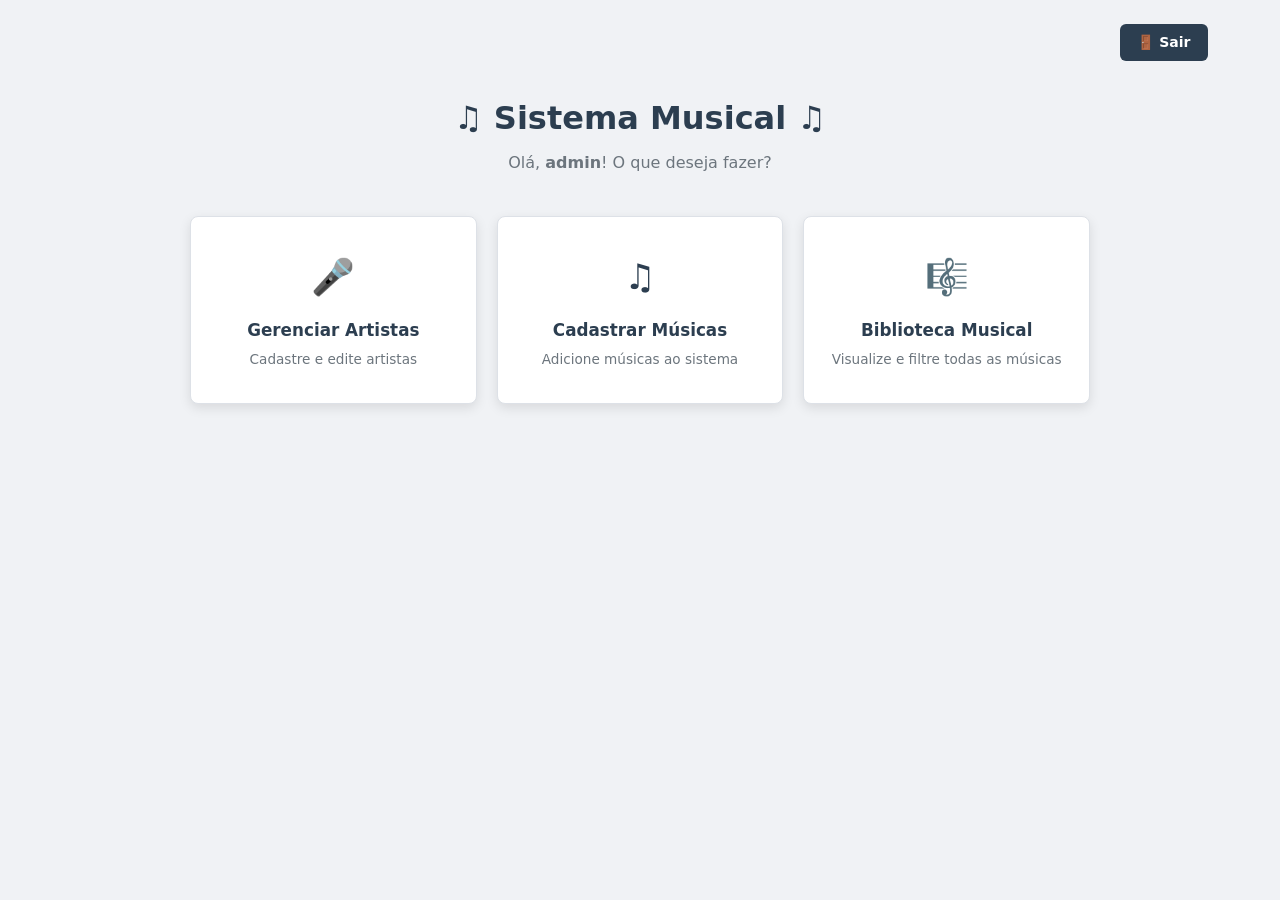
<file: index.html>
<!DOCTYPE html>
<html lang="pt-br">
<head>
    <meta charset="UTF-8">
    <meta name="viewport" content="width=device-width, initial-scale=1.0">
    <title>Menu Principal - Sistema Músical</title>
    <link rel="icon" href="data:image/svg+xml,<svg xmlns=%27http://www.w3.org/2000/svg%27 viewBox=%270 0 100 100%27><text y=%27.9em%27 font-size=%2790%27>🎵</text></svg>">
    <link rel="stylesheet" href="style.css">
</head>
<body>

    <div class="container">

        <div class="topbar">
            <a href="login.html" class="btn-back">🚪 Sair</a>
        </div>

        <div class="page-header">
            <h1>♫ Sistema Musical ♫</h1>
            <p>Olá, <strong>admin</strong>! O que deseja fazer?</p>
        </div>

        <div class="menu-grid">

            <div class="menu-card">
                <a href="cadastro_artista.html">
                    <div class="menu-card-icon">🎤</div> <!--icon grande -->
                    <div class="menu-card-title">Gerenciar Artistas</div> <!--título -->
                    <div class="menu-card-desc">Cadastre e edite artistas</div> <!--descrição -->
                </a>
            </div>

            <div class="menu-card">
                <a href="cadastro_musica.html">
                    <div class="menu-card-icon">♫</div>
                    <div class="menu-card-title">Cadastrar Músicas</div>
                    <div class="menu-card-desc">Adicione músicas ao sistema</div>
                </a>
            </div>

            <div class="menu-card">
                <a href="listagem_musical.html">
                    <div class="menu-card-icon">🎼</div>
                    <div class="menu-card-title">Biblioteca Musical</div>
                    <div class="menu-card-desc">Visualize e filtre todas as músicas</div>
                </a>
            </div>

        </div>
        
    </div>
    
</body>
</html>
</file>
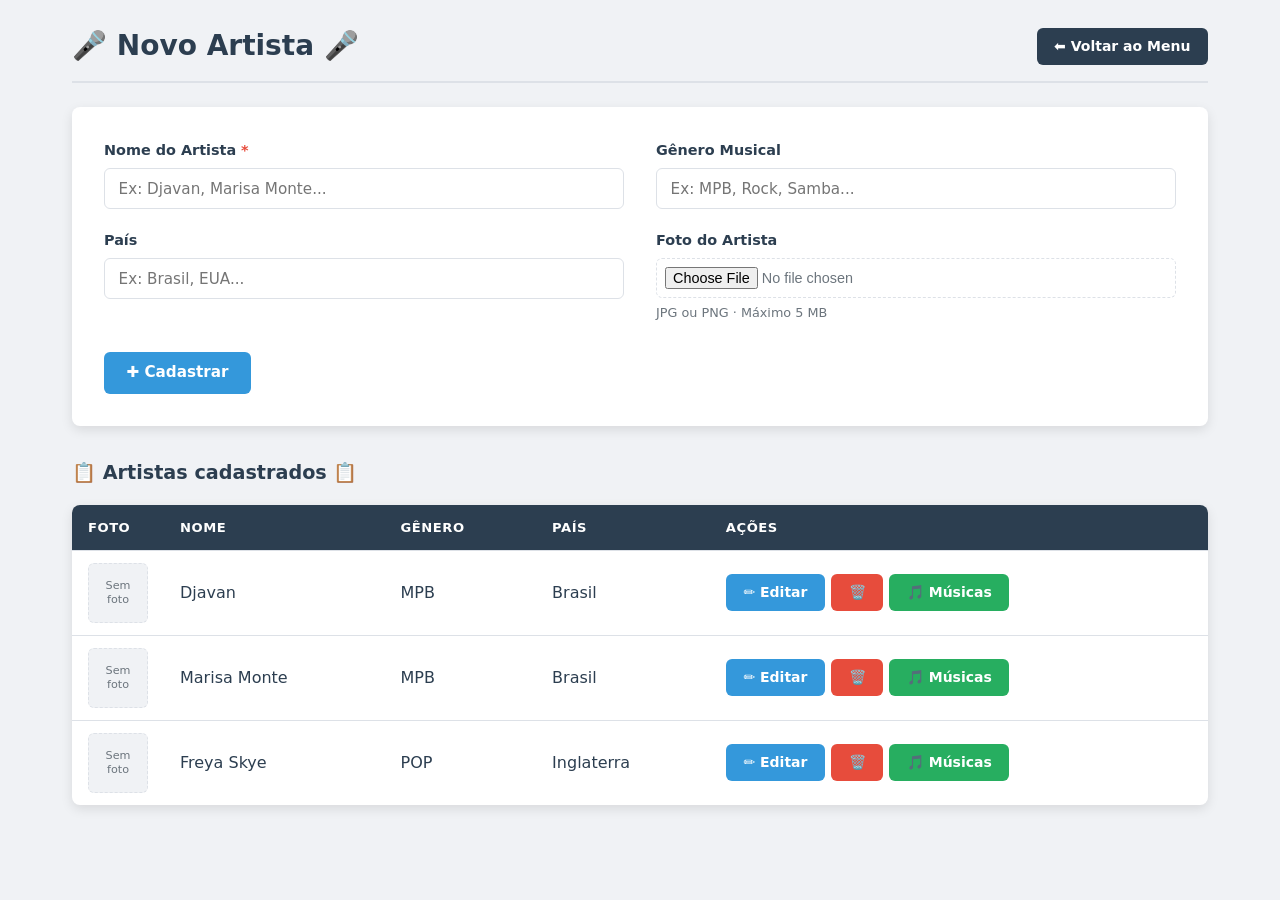
<file: cadastro_artista.html>
<!DOCTYPE html>
<html lang="pt-br">
<head>
    <meta charset="UTF-8">
    <meta name="viewport" content="width=device-width, initial-scale=1.0">
    <title>Novo Artista - Sistema Musical</title>
    <link rel="icon" href="data:image/svg+xml,<svg xmlns=%27http://www.w3.org/2000/svg%27 viewBox=%270 0 100
100%27><text y=%27.9em%27 font-size=%2790%27>🎵</text></svg>">
    <link rel="stylesheet" href="style.css">
</head>
<body>
    <div class="container">

        <!-- A mesma barra de título da Biblioteca (presente no CSS) -->
         <div class="page-header-bar">
            <h2>🎤 Novo Artista 🎤</h2>
            <div class="header-actions">
                <a href="index.html" class="btn-back">⬅ Voltar ao Menu</a>
            </div>
         </div>

         <!-- FORMLÁRIO DE CADASTRO DO ARTISTA (o "criador"):
          method="post": envia os dados escondidos. É o certo para cadastrar
          enctype="multipart/form-data": OBRIGATÓRIO para enviar o arquivo (a foto).
          Não muda nada na tela, mas sem ele a foto não chega ao PHP na Sprint 2.-->
          <form action="#" method="post" enctype="multipart/form-data">

            <!-- form-grid: o CSS transforma em 2 colunas (grid 1fr 1fr). Os campos se encaixam 2 por linha. -->
            <div class="form-grid">

                <div class="form-group">
                    <!-- O * vermelho avisa que o campo é obriatório. A cor vem da variável --red. -->
                     <label for="nome">Nome do Artista <span style="color:var(--red)">*</span></label>
                     <!-- required: o navegador não deixa cadastrar sem nome. -->
                      <input type="text" id="nome" name="nome"
                            required placeholder="Ex: Djavan, Marisa Monte...">
                </div>
                <div class="form-group">
                    <!-- Campo opcional (sem required). -->
                     <label for="genero">Gênero Musical</label>
                     <input type="text" id="genero" name="genero"
                            placeholder="Ex: MPB, Rock, Samba...">
                </div>

                <div class="form-group">
                    <label for="pais">País</label>
                    <input type="text" id="pais" name="pais"
                            placeholder="Ex: Brasil, EUA...">
                </div>

                <div class="form-group">
                    <label for="imagem">Foto do Artista</label>
                    <!-- type="file": abre a janela para escolher um arquivo. 
                        accept="image/*": mostra só imagens.-->
                        <input type="file" id="imagem" name="imagem" accept="image/*">
                        <!-- small: texto pequeno de ajuda embaixado do campo. -->
                         <small>JPG ou PNG · Máximo 5 MB</small>
                </div>
        
            </div><!-- fim. form-grid -->

            <!-- form-actions: a área dos botões do formulário (flex). -->
             <div class="form-actions">
                <button type="submit" class="btn-primary">✚ Cadastrar</button>
             </div>
          </form>

          <!-- ========= TABELA DE ARTISTAS (dados fixos nesta fase) ==========
                Usa as MESMAS classes da tabela da Biblioteca: o visual já vem pronto. -->
            <h3>📋 Artistas cadastrados 📋</h3> <!-- subtítulo da tabela -->

            <div class="table-container">
                <table>
                    <thead>
                        <tr>
                            <th class="col-foto">Foto</th>
                            <th>Nome</th>
                            <th>Gênero</th>
                            <th>País</th>
                            <th class="col-acoes">Ações</th>
                        </tr>
                    </thead>
                    <tbody>
                        <!-- Cada tr = um artista. -->
                         <tr>
                            <td><div class="no-image">Sem<br>foto</div></td>
                            <td>Djavan</td>
                            <td>MPB</td>
                            <td>Brasil</td>
                            <td>
                                <div class="action-buttons">
                                    <a href="#" class="btn-edit">✏️ Editar</a>
                                    <a href="#" class="btn-delete">🗑️</a>
                                    <a href="cadastro_musica.html" class="btn-music">🎵 Músicas</a>
                                </div>
                            </td>
                         </tr>
                         <tr>
                            <td><div class="no-image">Sem<br>foto</div></td>
                            <td>Marisa Monte</td>
                            <td>MPB</td>
                            <td>Brasil</td>
                            <td>
                                <div class="action-buttons">
                                    <a href="#" class="btn-edit">✏️ Editar</a>
                                    <a href="#" class="btn-delete">🗑️</a>
                                    <a href="cadastro_musica.html" class="btn-music">🎵 Músicas</a>
                                </div>
                            </td>
                         </tr>
                         <tr>
                            <td><div class="no-image">Sem<br>foto</div></td>
                            <td>Freya Skye</td>
                            <td>POP</td>
                            <td>Inglaterra</td>
                            <td>
                                <div class="action-buttons">
                                    <a href="#" class="btn-edit">✏️ Editar</a>
                                    <a href="#" class="btn-delete">🗑️</a>
                                    <!-- btn-music: (verde): leva ao cadastro das músicas DESTE artista. -->
                                    <a href="cadastro_musica.html" class="btn-music">🎵 Músicas</a>
                                </div>
                            </td>
                         </tr>
                    </tbody>
                </table>
            </div>
    </div>
    
</body>
</html>
</file>
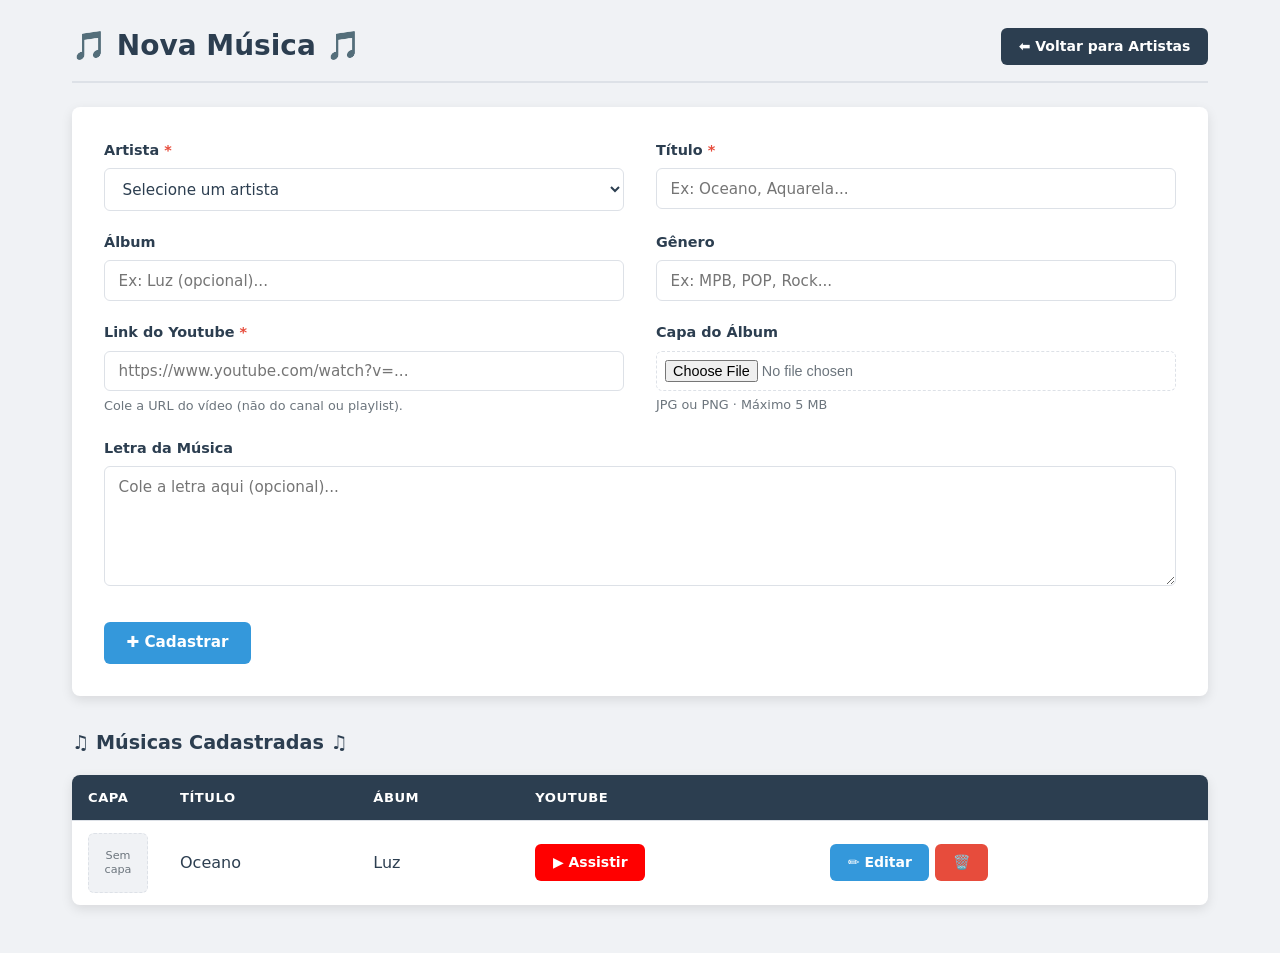
<file: cadastro_musica.html>
<!DOCTYPE html>
<html lang="pt-br">
<head>
    <meta charset="UTF-8">
    <meta name="viewport" content="width=device-width, initial-scale=1.0">
    <title>Nova Música - Sistema Musical</title>
    <link rel="icon" href="data:image/svg+xml,<svg xmlns=%27http://www.w3.org/2000/svg%27 viewBox=%270 0 100
100%27><text y=%27.9em%27 font-size=%2790%27>🎵</text></svg>">
    <link rel="stylesheet" href="style.css">
</head>
<body>
    <div class="container">

        <!-- Aqui o botão volta para os ARTISTAS: chegamos nesta tela pelo botão verde "Músicas". -->
         <div class="page-header-bar">
            <h2>🎵 Nova Música 🎵</h2>
            <div class="header-action">
                <a href="cadastro_artista.html" class="btn-back">⬅ Voltar para Artistas</a>
            </div>
         </div>

         <!-- FORMULÁRIO DA MÚSICA (a "obra"). Igual ao do artista: post, ectype e form-grid. -->
          <form action="#" method="post" enctype="multipart/form-data">

           <div class="form-grid">

            <!-- Linha 1: Artista + Título -->
             <div class="form-group">
                <label for="artista_id">Artista <span style="color:var(--red);">*</span></label>
                <!-- 
                    select required: a música PRECISA de um artista.
                    A 1º opção tem value="" (vazio): se a pessoa não escolher, o required bloqueia.
                    value="1", "2": o código do artista. Na Sprint 2 é assim que o banco liga a música ao artista dela (chave estrangeira artista_id). 
                -->
                    <select name="artista_id" id="artista_id" required>
                        <option value="">Selecione um artista</option>
                        <option value="1">Djavan</option>
                        <option value="2">Marisa Monte</option>
                        <option value="3">Freya Skye</option>
                    </select>
             </div>

             <div class="form-group">
                <label for="titulo">Título <span style="color:var(--red);">*</span></label>
                <input type="text" id="titulo" name="titulo"
                        required placeholder="Ex: Oceano, Aquarela...">
             </div>

             <!-- Linha 2: Álbum + Gênero (opcionais) -->
              <div class="form-group">
                <label for="album">Álbum</label>
                <input type="text" id="album" name="album" placeholder="Ex: Luz (opcional)...">
              </div>

              <div class="form-group">
                <label for="genero">Gênero</label>
                <input type="text" id="genero" name="genero" placeholder="Ex: MPB, POP, Rock...">
              </div>

              <!-- Linha 3: Youtube + Capa -->
               <div class="form-group">
                <label for="youtube_link">Link do Youtube <span style="color:var(--red);">*</span></label>
                <!-- type="url": o navegador confere se é um endereço de internet (http...). -->
                 <input type="url" id="youtube_link" name="youtube_link"
                        required placeholder="https://www.youtube.com/watch?v=...">
                        <small>Cole a URL do vídeo (não do canal ou playlist).</small>
               </div>

               <div class="form-group">
                <label for="imagem_capa">Capa do Álbum</label>
                <!-- O mesmo campo de foto do artista: só imagens. -->
                 <input type="file" id="imagem_capa" name="imagem_capa" accept="image/*">
                 <small>JPG ou PNG · Máximo 5 MB</small>
               </div>

            <div class="form-group full">
                <label for="letra">Letra da Música</label>
                <textarea name="letra" id="letra" placeholder="Cole a letra aqui (opcional)..."></textarea>
            </div>

            </div><!-- fim .form-grid  -->

            <div class="form-actions">
                <button type="submit" class="btn-primary">✚ Cadastrar</button>
            </div>
          </form>

          <!-- ========== TABELA DE MÚSICAS DO ARTISTA (dados fixos nesta fase) ========== -->
           <h3>♫ Músicas Cadastradas ♫</h3>
           <div class="table-container">
            <table>
                <thead>
                    <tr>
                        <th class="col-capa">Capa</th>
                        <th>Título</th>
                        <th>Ábum</th>
                        <th class="col-yotube">Youtube</th>
                        <th class="col-acoes"></th>
                    </tr>
                </thead>
                <tbody>
                    <tr>
                        <td><div class="no-image">Sem<br>capa</div></td>
                        <td>Oceano</td>
                        <td>Luz</td>
                        <!-- Abre o vídeo numa aba nova. -->
                         <td><a href="#" target="_blank" class="btn-youtube">▶ Assistir</a></td>
                         <td>
                            <div class="action-buttons">
                                <a href="#" class="btn-edit">✏️ Editar</a>
                                <a href="#" class="btn-delete">🗑️</a>
                            </div>
                         </td>
                    </tr>
                </tbody>
            </table>
           </div>

    </div>
    
</body>
</html>
</file>
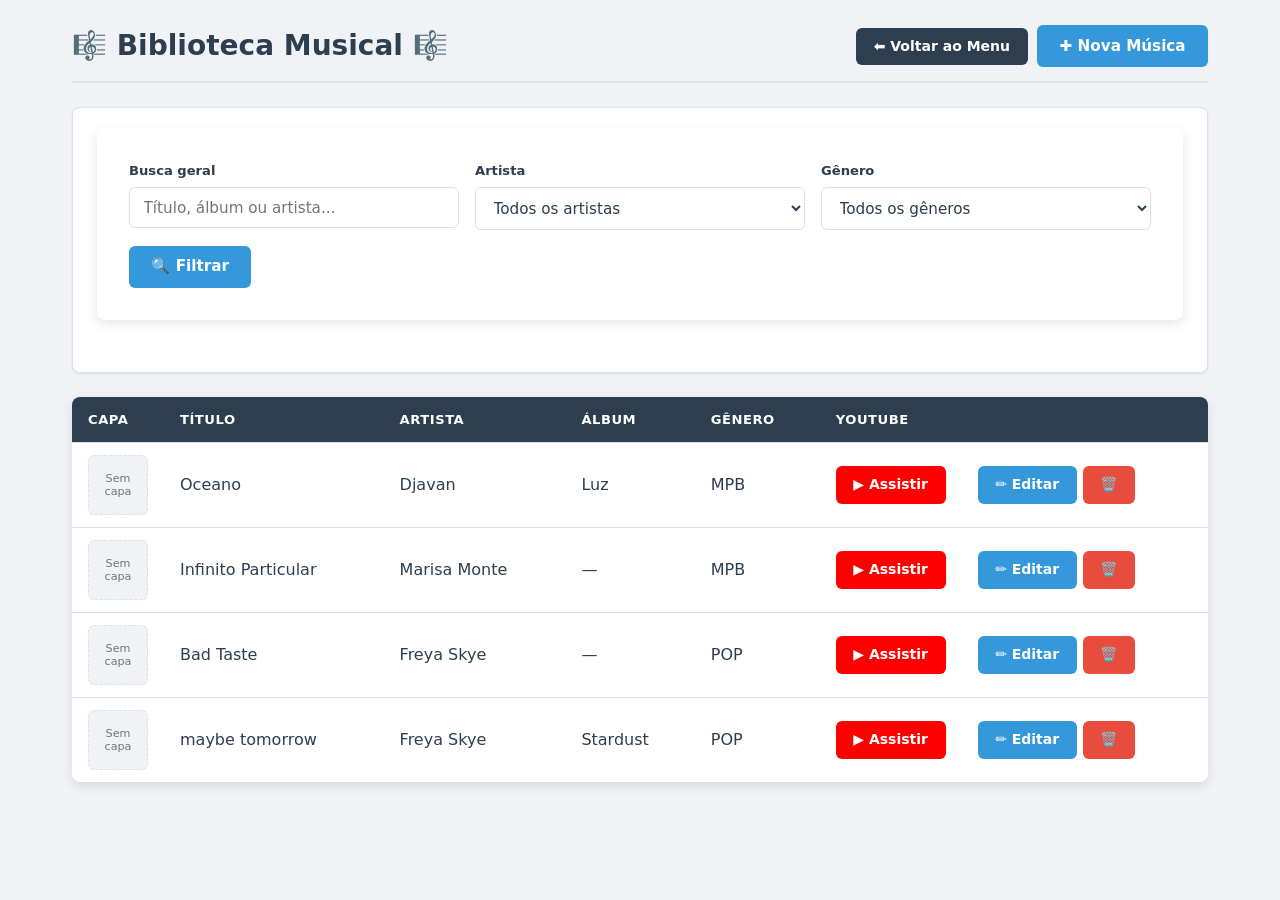
<file: listagem_musical.html>
<!DOCTYPE html>
<html lang="pt-br">
<head>
    <meta charset="UTF-8">
    <meta name="viewport" content="width=device-width, initial-scale=1.0">
    <title>Biblioteca Musical - Sistema Musical</title>
    <link rel="icon" href="data:image/svg+xml,<svg xmlns=%27http://www.w3.org/2000/svg%27 viewBox=%270 0 100
100%27><text y=%27.9em%27 font-size=%2790%27>🎵</text></svg>">
    <link rel="stylesheet" href="style.css">
</head>
<body>
    <div class="container">

        <!-- ========== CABEÇALHO DA PÁGINA ===========
         page-header-bar: o CSS (flex = space between) deixa o título a esquerda e os botões à direita. Esta barra se repete nos cadastros. -->
         <div class="page-header-bar">
            <h2>🎼 Biblioteca Musical 🎼</h2>
            <div class="header-actions">
                <!-- Links com cara de botão: btn-back (escuro) e btn-primary (azul). -->
                 <a href="index.html" class="btn-back">⬅ Voltar ao Menu</a>
                 <a href="cadastro_musica.html" class="btn-primary">✚ Nova Música</a>
            </div>
         </div>

         <!-- ========== FILTROS ========== 
          Nesta fase eles só aparecem (não filtram de verdade).
          method="get": na Sprint 2 o que a pessoa escolher vai aparecer no endereço
          (ex.: ?artista=1) e o PHP usa isso para filtrar no banco. -->
          <div class="filters">
            <form action="#" method="get" class="filter-form">

                <!-- filter-group: os 3 filtros. 0 CSS (flex) coloca lado a lado -->
                 <div class="filter-group">

                    <!-- filter-item: um filtro = rótulo = campo. -->
                     <div class="filter-item">
                        <label for="busca">Busca geral</label>
                        <input type="text" name="busca" id="busca" placeholder="Título, álbum ou artista...">
                     </div>

                     <div class="filter-item">
                        <label for="artista">Artista</label>
                        <!-- slect: lista para escolher uma opção.
                         value="" (vazio) = "todos". 0 número é o código do artista no banco. -->
                        <select name="artista" id="artista">
                            <option value="">Todos os artistas</option>
                            <option value="1">Djavan</option>
                            <option value="2">Marisa Monte</option>
                            <option value="3">Freya Skye</option>
                        </select>
                     </div>

                     <div class="filter-item">
                        <label for="genero">Gênero</label>
                        <select name="genero" id="genero">
                            <option value="">Todos os gêneros</option>
                            <option value="MPB">MPB</option>
                            <option value="POP">POP</option>
                        </select>
                     </div>
                 </div>

                 <!-- filter-actions: a área do botão de filtrar. -->
                  <div class="filter-actions">
                    <button type="submit" class="btn-primary">🔍 Filtrar</button>
                  </div>
            </form>
          </div>

          <!-- ========== TABELA DE MÚSICAS ========== 
           table-container: a caisa branca com sombra em volta da tabela. -->
        <div class="table-container">
            <table>
                <!-- thead: o cabeçalho da tabela. tr = linha. th = célula de título. -->
                 <thead>
                    <tr>
                        <!-- As classes col-... deixam o CSS controlar a largura destas colunas. -->
                         <th class="col-capa">Capa</th>
                         <th>Título</th>
                         <th>Artista</th>
                         <th>Álbum</th>
                         <th>Gênero</th>
                         <th class="col-youtube">Youtube</th>
                         <th class="col-acoes"></th>
                    </tr>
                 </thead>

                 <!-- tbody: o corpo. Cada tr é UMA música; cada td é uma informação dela.
                  Os dados estão fixos aqui. Na sprint 2 o PHP cria estas linhas a partir do banco. -->
                  <tbody>
                    <tr>
                        <!-- no-image: quadrdo sem capa no lugar da imagem (a capa real vem na sprint 2). -->
                        <td><div class="no-image">Sem<br>capa</div></td>
                        <td>Oceano</td>
                        <td>Djavan</td>
                        <td>Luz</td>
                        <td>MPB</td>
                        <td><a href="#" class="btn-youtube" target="_blank">▶ Assistir</a></td>
                        <td>
                            <div class="action-buttons">
                                <a href="#" class="btn-edit">✏️ Editar</a>
                                <a href="#" class="btn-delete">🗑️</a>
                            </div>
                        </td>
                    <tr>
                        <td><div class="no-image">Sem<br>capa</div></td>
                        <td>Infinito Particular</td>
                        <td>Marisa Monte</td>
                        <td>—</td>
                        <td>MPB</td>
                        <td><a href="#" class="btn-youtube" target="_blank">▶ Assistir</a></td>
                        <td>
                            <div class="action-buttons">
                                <a href="#" class="btn-edit">✏️ Editar</a>
                                <a href="#" class="btn-delete">🗑️</a>
                            </div>
                        </td>
                    </tr>
                    <tr>
                         <td><div class="no-image">Sem<br>capa</div></td>
                         <td>Bad Taste</td>
                         <td>Freya Skye</td>
                         <td>—</td>
                         <td>POP</td>
                         <!-- target="_blank": abre o vídeo numa aba nova, sem sair do sistema. -->
                         <td><a href="#" target="_blank" class="btn-youtube">▶ Assistir</a></td>
                         <td>
                            <!-- action-buttons: junta editar e excluir lado a lado (flex). -->
                             <div class="action-buttons">
                                <a href="#" class="btn-edit">✏️ Editar</a>
                                <a href="#" class="btn-delete">🗑️</a>
                             </div>
                         </td>
                    </tr>
                    <tr>
                        <td><div class="no-image">Sem<br>capa</div></td>
                        <td>maybe tomorrow</td>
                        <td>Freya Skye</td>
                        <td>Stardust</td>
                        <td>POP</td>
                        <td><a href="#" class="btn-youtube" arget="_blank">▶ Assistir</a></td>
                        <td>
                            <div class="action-buttons">
                                <a href="#" class="btn-edit">✏️ Editar</a>
                                <a href="#" class="btn-delete">🗑️</a>
                            </div>
                        </td>
                    </tr>
                  </tbody>
            </table>
        </div>

    </div>
</body>
</html>
</file>
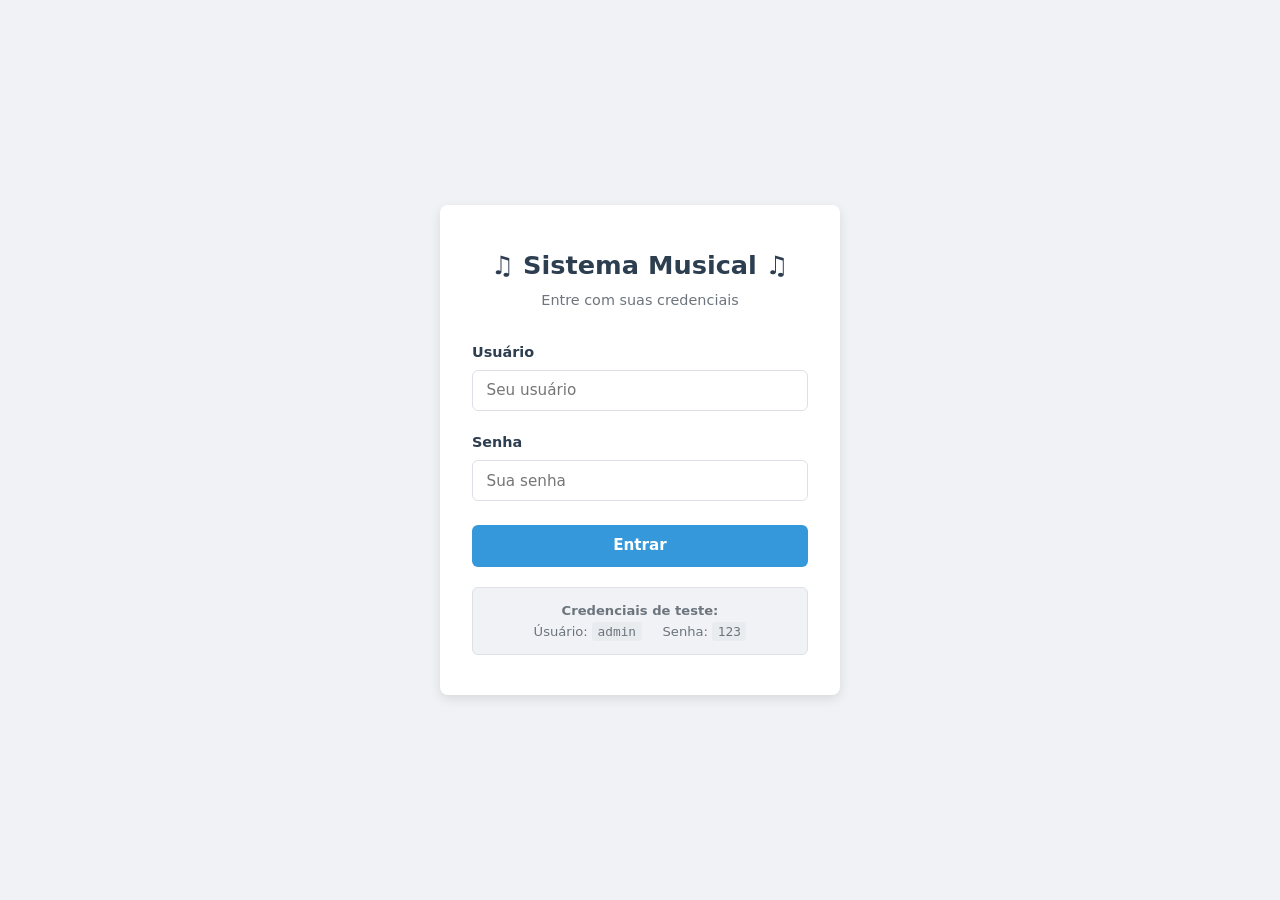
<file: login.html>
<!DOCTYPE html>
<html lang="pt-br">
<head>
    <meta charset="UTF-8">
    <meta name="viewport" content="width=device-width, initial-scale=1.0">
    <title>Login - Sistema Musical</title>
    <link rel="icon" href="data:image/svg+xml,<svg xmlns=%27http://www.3.org/2000/svg%27 viewBox=%270 0 100 100%27><text y=%27.9em%27 font-size=%2790%27>♫</text></svg">
    <link rel="stylesheet" href="style.css">
</head>
<body class="login-page">
    
    <div class="login-card">
        
        <div class="login-header">
            <h1>♫ Sistema Musical ♫</h1>
            <p>Entre com suas credenciais</p>
        </div>

        <form action="#" method="post">

             <div class="form-group">
                <label for="usuario">Usuário</label>
                <input type="text"
                id="usuario"
                name="name"
                required
                autocomplete="username"
                placeholder="Seu usuário">
             </div>

             <div class="form-group">
                <label for="senha">Senha</label>
                <input type="password"
                id="senha"
                name="senha"
                required
                autocomplete="current-password"
                placeholder="Sua senha">
             </div>

             <button type="submit" class="btn-primary">Entrar</button>
        </form>

        <div class="login-hint">
            <strong>Credenciais de teste:</strong><br>
            Úsuário: <code>admin</code> &nbsp; &nbsp; Senha: <code>123</code> <!-- &nbsp; = espaço que não quebra a linha-->
        </div>
        
    </div>
    
</body>
</html>
</file>
<file: style.css>
/* =============================================
SISTEMA MUSICAL: Folha de Estilos Principal
=============================================
Um único arquivo para TODAS as telas. Ele cresce a cada aula:
Aula 1: base, formulário, botões, login e menu
Aula 2: títulos, barra de título, cores dos botões, tabelas e filtros
Aula 3: formulário em grade, campo de foto e botão de músicas
Aula 4: url e textarea, campo "full", utilitários e celular
============================================= */


/* -----------------------------------------------
1. VARIÁVEIS E RESET [AULA 1]
----------------------------------------------- */
/* :root guarda as variáveis. Escrevemos o valor UMA vez e usamos
em todo lugar com var(--nome). Para mudar a identidade visual do
sistema, basta trocar as cores aqui. */
:root {
--primary: #2c3e50; /* azul bem escuro: títulos, cabeçalho da tabela */
--blue: #3498db; /* azul: botão principal e editar */
--blue-dark: #2980b9; /* azul escuro: hover */
--green: #27ae60; /* verde: botão de músicas */
--red: #e74c3c; /* vermelho: excluir e o * de obrigatório */
--red-dark: #c0392b;
--bg: #f0f2f5; /* fundo cinza claro da página */
--surface: #ffffff; /* fundo dos cartões */
--border: #dde1e7; /* cor das bordas */
--text: #2c3e50;
--text-muted: #6c757d; /* texto cinza, menos importante */
--shadow-sm: 0 1px 3px rgba(0,0,0,.08); /* sombra fraca */
--shadow-md: 0 4px 12px rgba(0,0,0,.10); /* sombra média */
--radius: 8px; /* arredondamento dos cantos */
--font: 'Segoe UI', system-ui, -apple-system, sans-serif;
}

/* Reset: zera as margens que o navegador coloca sozinho.
box-sizing: border-box faz a largura já incluir padding e borda. */
*, *::before, *::after {
margin: 0;
padding: 0;
box-sizing: border-box;
}

/* A página inteira: fonte, fundo e cor do texto. */
body {
font-family: var(--font);
background-color: var(--bg);
color: var(--text);
line-height: 1.6; /* espaço entre as linhas do texto */
min-height: 100vh; /* no mínimo a altura toda da tela */
}


/* -----------------------------------------------
2. FORMULÁRIOS [AULA 1]
Base usada por TODAS as telas que têm <form>.
----------------------------------------------- */
/* Todo formulário vira um cartão branco com sombra. */
form {
background: var(--surface);
padding: 2rem;
border-radius: var(--radius);
box-shadow: var(--shadow-md);
margin-bottom: 2rem;
}

/* Espaço embaixo de cada grupo (rótulo + campo). */
.form-group {
margin-bottom: 1.25rem;
}

/* display: block coloca o rótulo numa linha só dele, em cima do campo. */
label {
display: block;
margin-bottom: .4rem;
font-size: .9rem;
font-weight: 600;
color: var(--primary);
}

/* Os campos ocupam a largura toda e ganham borda fina.
textarea e select já ficam prontos para as próximas telas. */
input[type="text"],
input[type="password"],
textarea,
select {
width: 100%;
padding: .65rem .85rem;
border: 1.5px solid var(--border);
border-radius: 6px;
font-size: .95rem;
font-family: var(--font); /* sem isso, campos usam outra fonte */
color: var(--text);
background: var(--surface);
transition: border-color .2s, box-shadow .2s; /* muda suave */
}

/* :focus = quando a pessoa clica no campo. A borda fica azul. */
input:focus,
textarea:focus,
select:focus {
outline: none;
border-color: var(--blue);
box-shadow: 0 0 0 3px rgba(52,152,219,.15);
}


/* -----------------------------------------------
3. BOTÕES [AULA 1, cores novas nas aulas 2 e 3]
----------------------------------------------- */
/* Seletor em grupo (vírgulas): TODOS os botões do sistema têm o 
   mesmo formato. Cada um ganha a sua cor mais abaixo. */
.btn-primary,
.btn-edit,
.btn-delete,
.btn-music,
.btn-back,
.btn-youtube {
display: inline-flex; /* ícone e texto alinhados */
align-items: center;
justify-content: center;
gap: .35rem;
padding: .55rem 1.1rem;
border: none;
border-radius: 6px;
font-size: .875rem;
font-weight: 600;
font-family: var(--font);
cursor: pointer; /* mãozinha no mouse */
text-decoration: none; /* links sem sublinhado */
white-space: nowrap; /* texto não quebra linha */
transition: background-color .2s, transform .15s, box-shadow .2s;
line-height: 1.4;
}

/* Botão principal: azul. No hover escurece e sobe 1px. */
.btn-primary {
padding: .65rem 1.4rem;
font-size: .95rem;
background: var(--blue);
color: #fff;
}
.btn-primary:hover { background: var(--blue-dark); transform: translateY(-1px); box-shadow: var(--shadow-sm); }

/* Voltar e Sair: escuro. */
.btn-back { background: var(--primary); color: #fff; }
.btn-back:hover { background: #1a252f; }


/* -----------------------------------------------
5. TELA DE LOGIN [AULA 1]
----------------------------------------------- */
/* O body do login vira flex para centralizar o cartão:
justify-content = horizontal, align-items = vertical. */
.login-page {
display: flex;
justify-content: center;
align-items: center;
min-height: 100vh;
background: var(--bg);
padding: 1rem;
}

/* O cartão branco, com no máximo 400px de largura. */
.login-card {
background: var(--surface);
padding: 2.5rem 2rem;
border-radius: var(--radius);
box-shadow: var(--shadow-md);
width: 100%;
max-width: 400px;
}

/* O form já é um cartão (seção 2). Dentro do login-card tiramos
o fundo e a sombra para não ficar "caixa dentro de caixa". */
.login-card form {
background: none;
box-shadow: none;
padding: 0;
margin: 0;
}

.login-header {
text-align: center;
margin-bottom: 1.75rem;
}

.login-header h1 {
font-size: 1.6rem;
color: var(--primary);
margin-bottom: .25rem;
}

.login-header p {
color: var(--text-muted);
font-size: .9rem;
}

/* Seletor com espaço = "que está dentro de". Só o botão do login
ocupa a largura toda. */
.login-card .btn-primary {
width: 100%;
margin-top: .25rem;
}

/* A caixinha com a dica das credenciais. */
.login-hint {
margin-top: 1.25rem;
padding: .75rem 1rem;
background: var(--bg);
border-radius: 6px;
text-align: center;
font-size: .82rem;
color: var(--text-muted);
border: 1px solid var(--border);
}

.login-hint code {
background: #e9ecef;
padding: .1rem .35rem;
border-radius: 3px;
font-size: .8rem;
}

/* -----------------------------------------------
6. LAYOUT BASE [AULA 1]
O container de todas as telas, menos o login.
----------------------------------------------- */
/* Largura máxima de 1200px. margin: 0 auto centraliza a caixa. */
.container {
max-width: 1200px;
margin: 0 auto;
padding: 24px 32px;
}


/* -----------------------------------------------
7. MENU PRINCIPAL [AULA 1]
----------------------------------------------- */
/* flex-end empurra o botão Sair para a direita. */
.topbar {
display: flex;
justify-content: flex-end;
margin-bottom: 2rem;
}

.page-header {
text-align: center;
margin-bottom: 2.5rem;
}

.page-header h1 {
font-size: 2rem;
color: var(--primary);
margin-bottom: .35rem;
}

.page-header p { color: var(--text-muted); font-size: 1rem; }

/* A grade dos cards. auto-fit + minmax(240px, 1fr):
"coloque quantas colunas couberem, cada uma com no mínimo 240px".
No celular os cards descem sozinhos. */
.menu-grid {
display: grid;
grid-template-columns: repeat(auto-fit, minmax(240px, 1fr));
gap: 1.25rem;
max-width: 900px;
margin: 0 auto;
}

.menu-card {
background: var(--surface);
border-radius: var(--radius);
box-shadow: var(--shadow-md);
transition: transform .2s, box-shadow .2s;
border: 1px solid var(--border);
}

/* Com o mouse em cima, o card sobe 4px e a sombra cresce. */
.menu-card:hover {
transform: translateY(-4px);
box-shadow: 0 8px 20px rgba(0,0,0,.13);
}

/* display: block faz o link ocupar o card inteiro (tudo clicável). */
.menu-card a {
display: block;
padding: 2rem 1.5rem;
text-align: center;
text-decoration: none;
color: var(--text);
}

.menu-card-icon { font-size: 2.2rem; margin-bottom: .75rem; }
.menu-card-title { font-size: 1.05rem; font-weight: 600; color: var(--primary); margin-bottom: .35rem; }
.menu-card-desc { font-size: .85rem; color: var(--text-muted); }

/* [AULA 2] Cores dos botões de ação da tabela.
Azul = ação normal. Vermelho = perigo (excluir). */
.btn-edit { background: var(--blue); color: #fff; }
.btn-edit:hover { background: var(--blue-dark); }
.btn-delete { background: var(--red); color: #fff; }
.btn-delete:hover { background: var(--red-dark); }

/* [AULA 2] O vermelho do YouTube, para reconhecer na hora. */
.btn-youtube { background: #ff0000; color: #fff; }
.btn-youtube:hover { background: #cc0000; }

/* -----------------------------------------------
8. TIPOGRAFIA [h2 na AULA 2]
----------------------------------------------- */
/* Todo h2 do sistema: grande, cor principal e uma linha embaixo. */
h2 {
font-size: 1.75rem;
font-weight: 600;
color: var(--primary);
margin-bottom: 1.5rem;
padding-bottom: .75rem;
border-bottom: 2px solid var(--border);
}


/* -----------------------------------------------
9. CABEÇALHO DE PÁGINA COM AÇÕES [AULA 2]
Usado na Biblioteca e nos dois cadastros.
----------------------------------------------- */
/* space-between: título na esquerda, botões na direita.
flex-wrap: se faltar espaço, os botões descem. */
.page-header-bar {
display: flex;
align-items: center;
justify-content: space-between;
gap: 1rem;
margin-bottom: 1.5rem;
padding-bottom: .75rem;
border-bottom: 2px solid var(--border);
flex-wrap: wrap;
}

/* A barra já tem linha embaixo. Tiramos a linha do h2 que está
dentro dela, senão ficariam duas. */
.page-header-bar h2 {
margin: 0;
padding: 0;
border: none;
font-size: 1.75rem;
font-weight: 600;
color: var(--primary);
}

.page-header-bar .header-actions {
display: flex;
gap: .6rem;
flex-wrap: wrap;
align-items: center;
}

/* -----------------------------------------------
11. TABELAS [AULA 2]
----------------------------------------------- */
/* A caixa da tabela. overflow: hidden corta o que passa dos cantos
redondos (senão o cabeçalho escuro "vaza" no canto). */
.table-container {
background: var(--surface);
border-radius: var(--radius);
box-shadow: var(--shadow-md);

overflow: hidden;
margin-bottom: 1.5rem;
}

/* border-collapse: as bordas das células viram uma só. */
table {
width: 100%;
border-collapse: collapse;
}

/* Espaço dentro das células e uma linha fina entre as linhas. */
th, td {
padding: 12px 16px;
text-align: left;
vertical-align: middle;
border-bottom: 1px solid var(--border);
}

/* Cabeçalho escuro, letra branca e MAIÚSCULA. */
th {
background: var(--primary);
color: #fff;
font-size: .82rem;
font-weight: 600;
letter-spacing: .04em;
text-transform: uppercase;
white-space: nowrap;
}

tbody tr:last-child td { border-bottom: none; } /* a última linha sem borda */
tbody tr:hover { background: #f8fafc; } /* linha clareia com o mouse */

/* Larguras fixas das colunas pequenas. */
.col-foto,
.col-capa { width: 90px; white-space: nowrap; }
.col-youtube { width: 110px; white-space: nowrap; }
.col-acoes { white-space: nowrap; }

/* Editar, Excluir (e Músicas) lado a lado. */
.action-buttons {
display: flex;
gap: 6px;
align-items: center;
flex-wrap: nowrap;
}

/* [Sprint 2] A miniatura da capa ou da foto de verdade. */
.table-thumbnail {
width: 60px;
height: 60px;
object-fit: cover;
border-radius: 6px;
display: block;
}

/* O quadrado "Sem capa / Sem foto": borda tracejada e texto no meio. */
.no-image {
width: 60px;
height: 60px;
background: var(--bg);
border: 1.5px dashed var(--border);
border-radius: 6px;
display: flex;
align-items: center;
justify-content: center;
font-size: .7rem;
color: var(--text-muted);
text-align: center;
line-height: 1.2;
}

/* [Sprint 2] Célula de "nenhuma música encontrada". */
td.empty-cell {
text-align: center;

color: var(--text-muted);
padding: 2rem;
font-size: .95rem;
}

/* -----------------------------------------------
14. FILTROS [AULA 2]
----------------------------------------------- */
.filters {
background: var(--surface);
padding: 1.25rem 1.5rem;
border-radius: var(--radius);
box-shadow: var(--shadow-sm);
margin-bottom: 1.5rem;
border: 1px solid var(--border);
}

/* Os filtros lado a lado. flex-wrap: descem se não couber. */
.filter-group {
display: flex;
gap: 1rem;
flex-wrap: wrap;
margin-bottom: 1rem;
}

/* flex: 1 = cada filtro pega a mesma fatia do espaço.
min-width impede que fique fino demais. */
.filter-item {
flex: 1;
min-width: 180px;
}

.filter-item label {
font-size: .82rem;
}

.filter-actions {
display: flex;
gap: .75rem;
align-items: center;
}

/* [AULA 3] Verde = ir para as músicas do artista. */
.btn-music { background: var(--green); color: #fff; }
.btn-music:hover { background: #219a52; }

/* [AULA 3] O subtítulo das tabelas dos cadastros. */
h3 {
font-size: 1.2rem;
font-weight: 600;
color: var(--primary);
margin: 2rem 0 1rem; /* 2rem em cima, 0 nos lados, 1rem embaixo */
}

/* [AULA 3] Seletor de atributo: só o input de arquivo.
A borda tracejada lembra "solte o arquivo aqui". */
input[type="file"] {
width: 100%;
padding: .5rem;
border: 1.5px dashed var(--border);
border-radius: 6px;
font-size: .9rem;
color: var(--text-muted);
cursor: pointer;
}

/* [AULA 3] O texto de ajuda fica embaixo do campo, pequeno e cinza. */
small {
display: block;
margin-top: .3rem;
font-size: .8rem;
color: var(--text-muted);
}

/* [AULA 3] 2 colunas iguais (1fr = uma fração do espaço).
gap: 0 entre linhas (o form-group já tem margem) e 2rem entre colunas. */
.form-grid {
display: grid;
grid-template-columns: 1fr 1fr;
gap: 0 2rem;
}

/* [AULA 3] Os botões abaixo do formulário, lado a lado. */
.form-actions {
display: flex;
gap: .75rem;
align-items: center;
flex-wrap: wrap;
margin-top: .5rem;
grid-column: 1 / -1;
}

/* [AULA 3, usada na Sprint 2] Mostra a foto já salva ao editar. */
.current-image {
display: flex;
align-items: center;
gap: .75rem;
margin-top: .75rem;
padding: .75rem;
background: var(--bg);
border-radius: 6px;
}

.current-image img {
width: 64px;
height: 64px;
object-fit: cover; /* corta a foto sem esticar */
border-radius: 6px;
flex-shrink: 0;
}

.current-image small {
   margin: 0;
   color: var(--text-muted);
}

/* -----------------------------------------------
4. MENSAGENS [AULA 4, usadas de verdade na Sprint 2]
Ex.: "Artista cadastrado!" (success) ou "Senha incorreta" (error).
----------------------------------------------- */
.message {
display: flex;
align-items: center;
gap: .6rem;
padding: .85rem 1.1rem;
border-radius: 6px;
margin-bottom: 1.25rem;
font-size: .95rem;
font-weight: 500;
}

.message.success { background: #d4edda; color: #155724; border: 1px solid #c3e6cb; }
.message.error { background: #f8d7da; color: #721c24; border: 1px solid #f5c6cb; }

/* [AULA 4] A caixa da letra: começa com 120px de altura.
resize: vertical deixa esticar só para baixo. */
textarea {
min-height: 120px;
resize: vertical;
}


/* -----------------------------------------------
10. FORMULÁRIO EM GRADE [AULAS 3 e 4]
----------------------------------------------- */
/* [AULA 4] Outros tipos de input ficam iguais ao text. */
input[type="number"],
input[type="url"],
input[type="date"] {
width: 100%;
padding: .65rem .85rem;
border: 1.5px solid var(--border);
border-radius: 6px;
font-size: .95rem;
font-family: var(--font);
color: var(--text);
background: var(--surface);
transition: border-color .2s, box-shadow .2s;
}

/* [AULA 4] O campo com a classe "full" vai da 1a à última linha
da grade: ocupa as 2 colunas (usado na letra da música). */
.form-grid .full {
    grid-column: 1 / -1;
}


/* -----------------------------------------------
15. UTILITÁRIOS [AULA 4]
Classes pequenas para usar direto no HTML, sem criar regra nova.
mt = margin-top, mb = margin-bottom.
----------------------------------------------- */
.text-center { text-align: center; }
.text-muted { color: var(--text-muted); font-size: .9rem; }

.mt-1 { margin-top: .5rem; }
.mt-2 { margin-top: 1rem; }
.mt-3 { margin-top: 1.5rem; }
.mb-1 { margin-bottom: .5rem; }
.mb-2 { margin-bottom: 1rem; }
.mb-3 { margin-bottom: 1.5rem; }


/* -----------------------------------------------
16. RESPONSIVIDADE [AULA 4]

Tudo aqui dentro só vale em telas de até 768px (celular e
tablet em pé). Fica no FIM do arquivo para vencer as regras de cima.
Teste: F12, depois o ícone de celular (modo responsivo).
----------------------------------------------- */
@media (max-width: 768px) {
.container { padding: 16px; } /* menos espaço nas bordas */
h2 { font-size: 1.4rem; }
form { padding: 1.25rem; }
.form-grid { grid-template-columns: 1fr; } /* formulário em 1 coluna */
.filter-group { flex-direction: column; gap: .75rem; } /* filtros empilhados */
.filter-item { min-width: 100%; }
.table-container { overflow-x: auto; } /* tabela rola para o lado */
table { min-width: 560px; }
th, td { padding: 10px 12px; font-size: .85rem; }
.table-thumbnail,
.no-image { width: 48px; height: 48px; }
.col-foto, .col-capa { width: 68px; }
.action-buttons { flex-wrap: wrap; gap: 4px; }
.btn-edit, .btn-delete, .btn-music, .btn-youtube {
padding: .4rem .7rem;
font-size: .78rem;
}
.menu-grid { grid-template-columns: 1fr; } /* menu: 1 card por linha */
}
</file>
